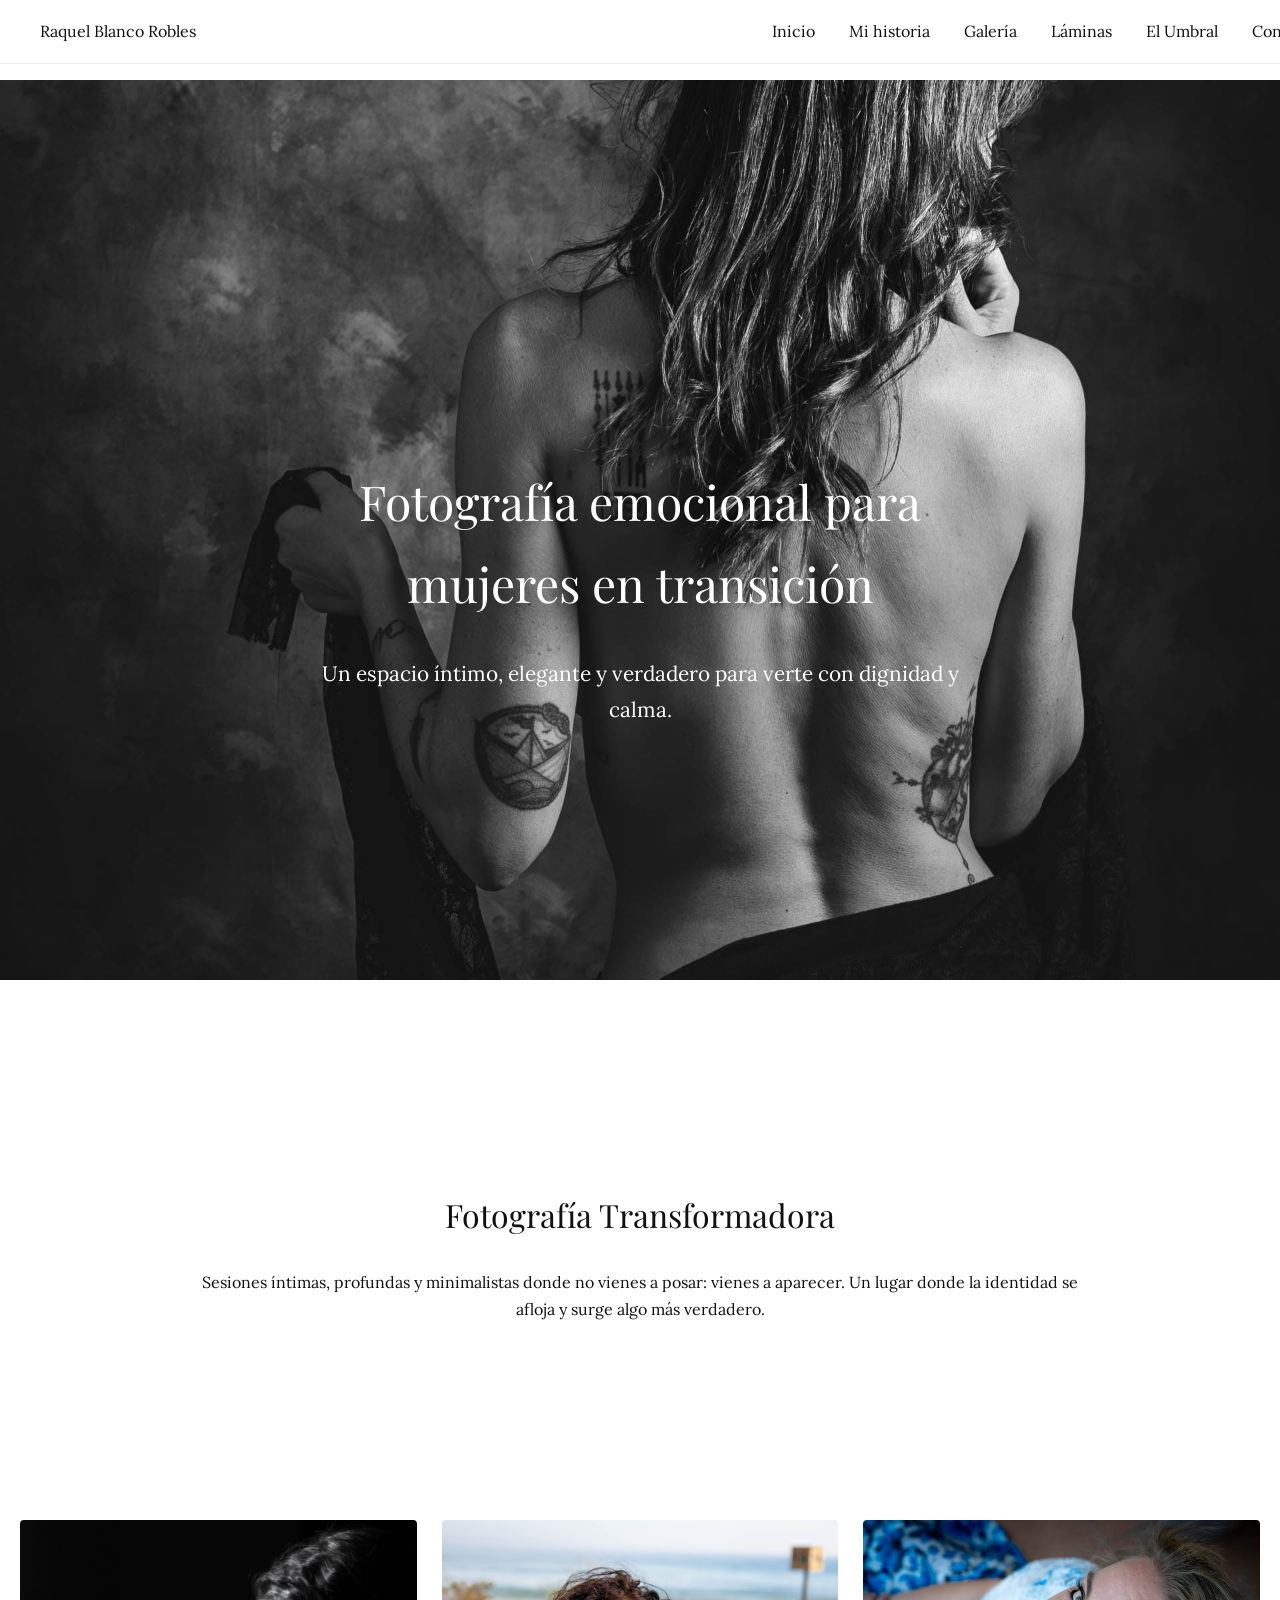
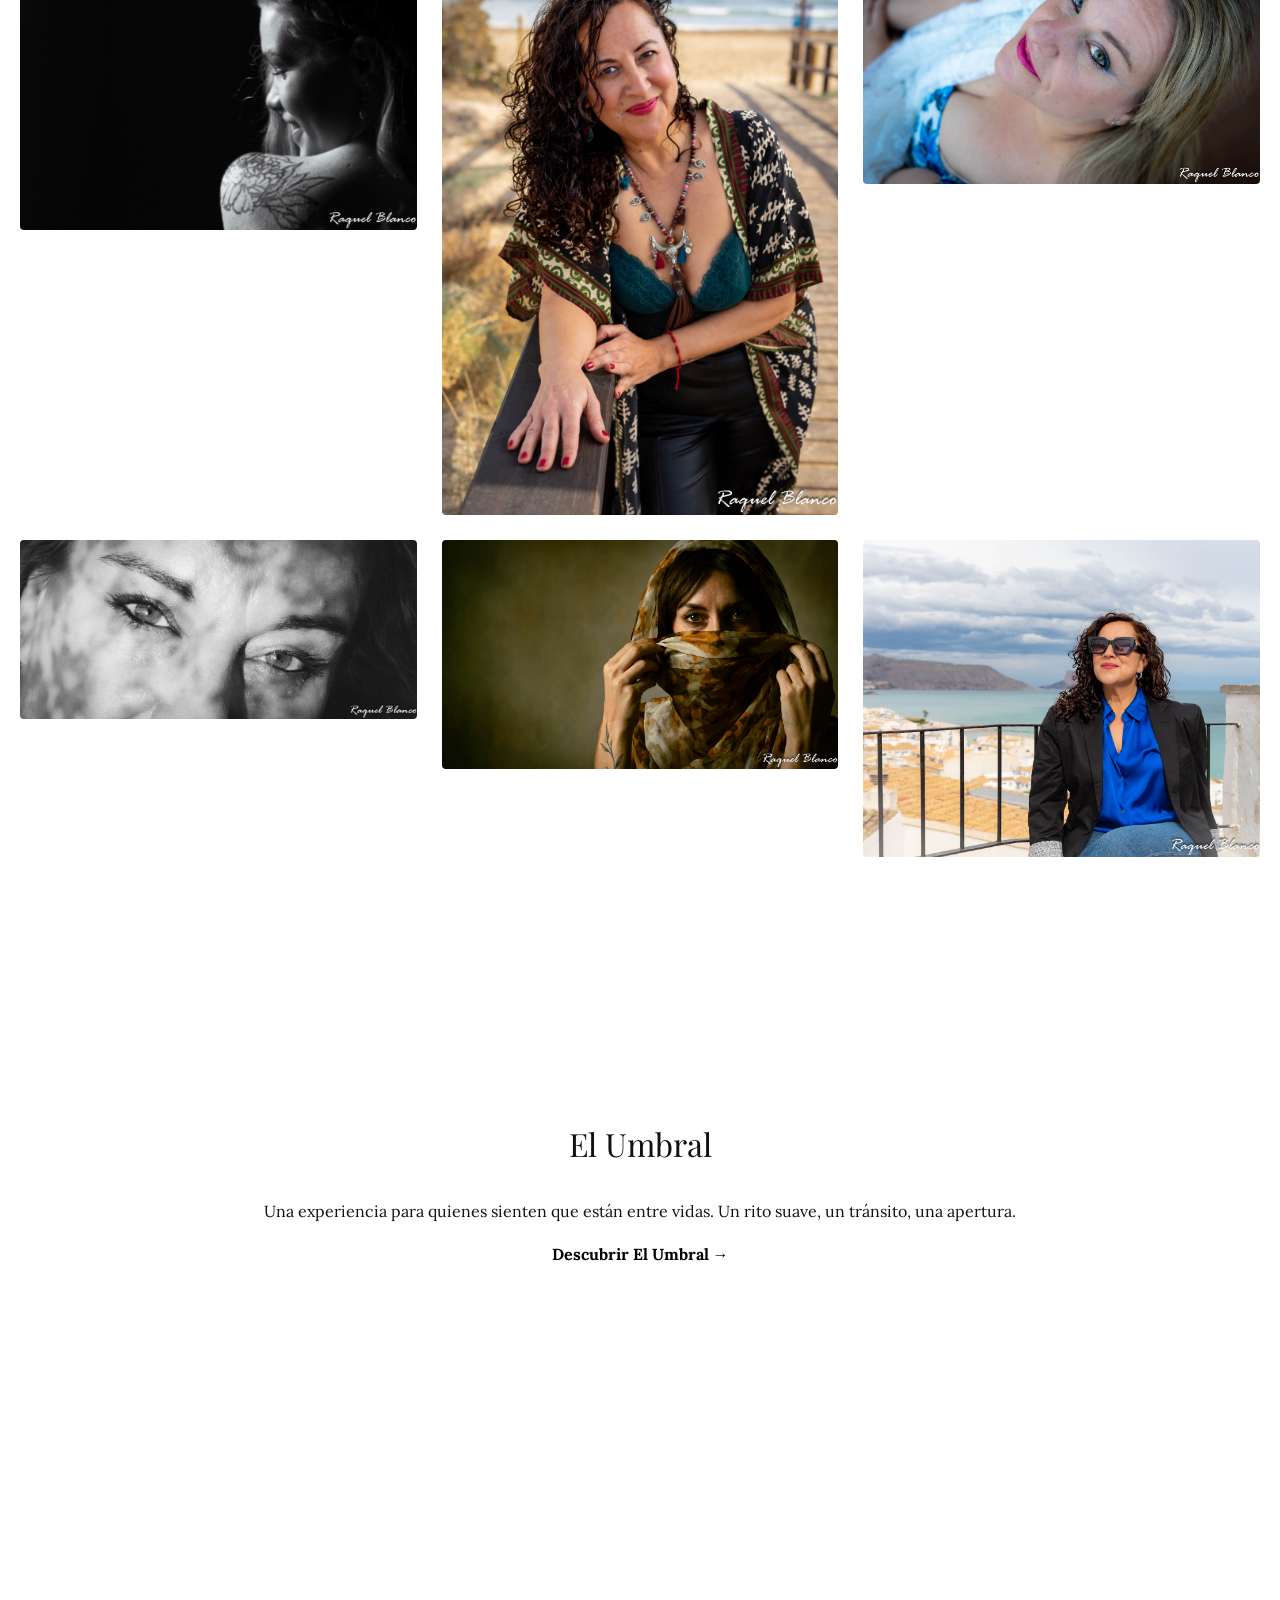
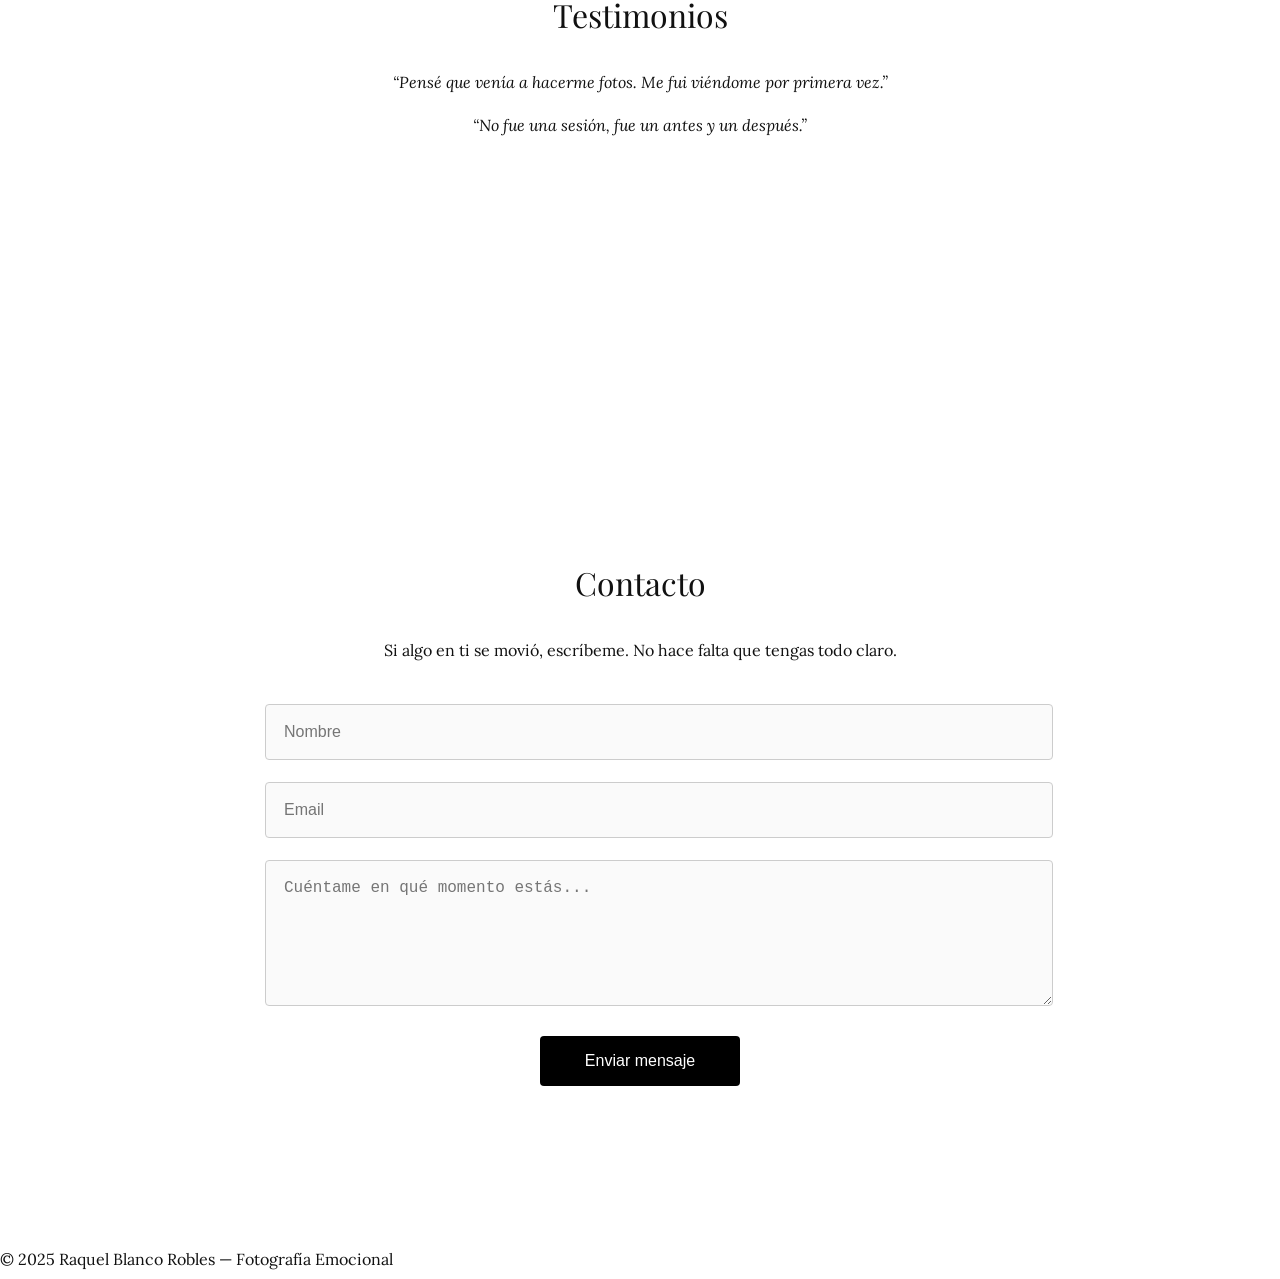
<file: index.html>
<!DOCTYPE html>
<html lang="es">
<head>
<meta charset="UTF-8">
<meta name="viewport" content="width=device-width, initial-scale=1.0">

<title>Raquel Blanco Fotografía Emocional</title>

<link href="https://fonts.googleapis.com/css2?family=Playfair+Display:wght@300;400&family=Lora:wght@300;400&display=swap" rel="stylesheet">

<!-- CSS externo -->
<link rel="stylesheet" href="estilos.css">

<style>
/* Ajustes específicos del index */
.hero {
  position: relative;
  margin-top: 80px;
}

.hero-img {
  width: 100%;
  height: 100vh;
  object-fit: cover;
}

.hero-text {
  position: absolute;
  top: 50%;
  left: 50%;
  transform: translate(-50%, -50%);
  color: #fff;
  text-align: center;
  max-width: 800px;
}

.hero-text h1 {
  font-size: 3rem;
  font-weight: 300;
}

.hero-text p {
  font-size: 1.3rem;
  margin-top: 10px;
}
</style>

</head>

<body>

<!-- MENÚ -->
<nav>
  <div class="logo">Raquel Blanco Robles</div>
  <div>
    <a href="index.html">Inicio</a>
    <a href="sobre-mi.html">Mi historia</a>
    <a href="portfolio.html">Galería</a>
    <a href="laminas.html">Láminas</a>
    <a href="el-umbral.html">El Umbral</a>
    <a href="#contacto">Contacto</a>
  </div>
</nav>

<!-- HERO -->
<header class="hero">
  <img src="espalda.jpg" class="hero-img" alt="Fotografía emocional">
  <div class="hero-text">
    <h1>Fotografía emocional para mujeres en transición</h1>
    <p>Un espacio íntimo, elegante y verdadero para verte con dignidad y calma.</p>
  </div>
</header>

<!-- SECCIÓN 1 -->
<section class="section">
  <h2>Fotografía Transformadora</h2>
  <p>
    Sesiones íntimas, profundas y minimalistas donde no vienes a posar: vienes a aparecer.  
    Un lugar donde la identidad se afloja y surge algo más verdadero.
  </p>
</section>

<!-- GALERÍA INICIAL -->
<section class="galeria">
  <img src="modelolateralbyn.jpg">
  <img src="pasareladepie.jpg">
  <img src="tdesdearriba.jpg">
  <img src="ojosblancoynegro-3.jpg">
  <img src="miradapañuelo.jpg">
  <img src="terrazacosta.jpg">
</section>

<!-- EL UMBRAL -->
<section class="section">
  <h2>El Umbral</h2>
  <p>
    Una experiencia para quienes sienten que están entre vidas.  
    Un rito suave, un tránsito, una apertura.
  </p>
  <a href="el-umbral.html" class="link" style="text-decoration:none; color:#000; font-weight:bold;">
    Descubrir El Umbral →
  </a>
</section>

<!-- TESTIMONIOS -->
<section class="section">
  <h2>Testimonios</h2>
  <p><em>“Pensé que venía a hacerme fotos. Me fui viéndome por primera vez.”</em></p>
  <p><em>“No fue una sesión, fue un antes y un después.”</em></p>
</section>

<!-- CONTACTO -->
<section id="contacto" class="section" style="padding-top:200px;">
  <h2>Contacto</h2>
  <p>Si algo en ti se movió, escríbeme. No hace falta que tengas todo claro.</p>

  <form action="https://formsubmit.co/raquelblancofotografia@gmail.com" method="POST" style="max-width:750px; margin:40px auto;">

    <input type="text" name="Nombre" placeholder="Nombre" required style="width:100%; padding:18px; margin-bottom:22px;">
    <input type="email" name="Email" placeholder="Email" required style="width:100%; padding:18px; margin-bottom:22px;">
    <textarea name="Mensaje" rows="6" placeholder="Cuéntame en qué momento estás..." required style="width:100%; padding:18px; margin-bottom:22px;"></textarea>

    <input type="hidden" name="_captcha" value="false">
    <input type="hidden" name="_next" value="https://raquelblancofotografia.es/gracias.html">

    <button type="submit" style="padding:16px 45px; background:#000; color:#fff; border:none; cursor:pointer; font-size:1rem;">
      Enviar mensaje
    </button>
  </form>
</section>

<footer>
  © 2025 Raquel Blanco Robles — Fotografía Emocional
</footer>

</body>
</html>
</file>
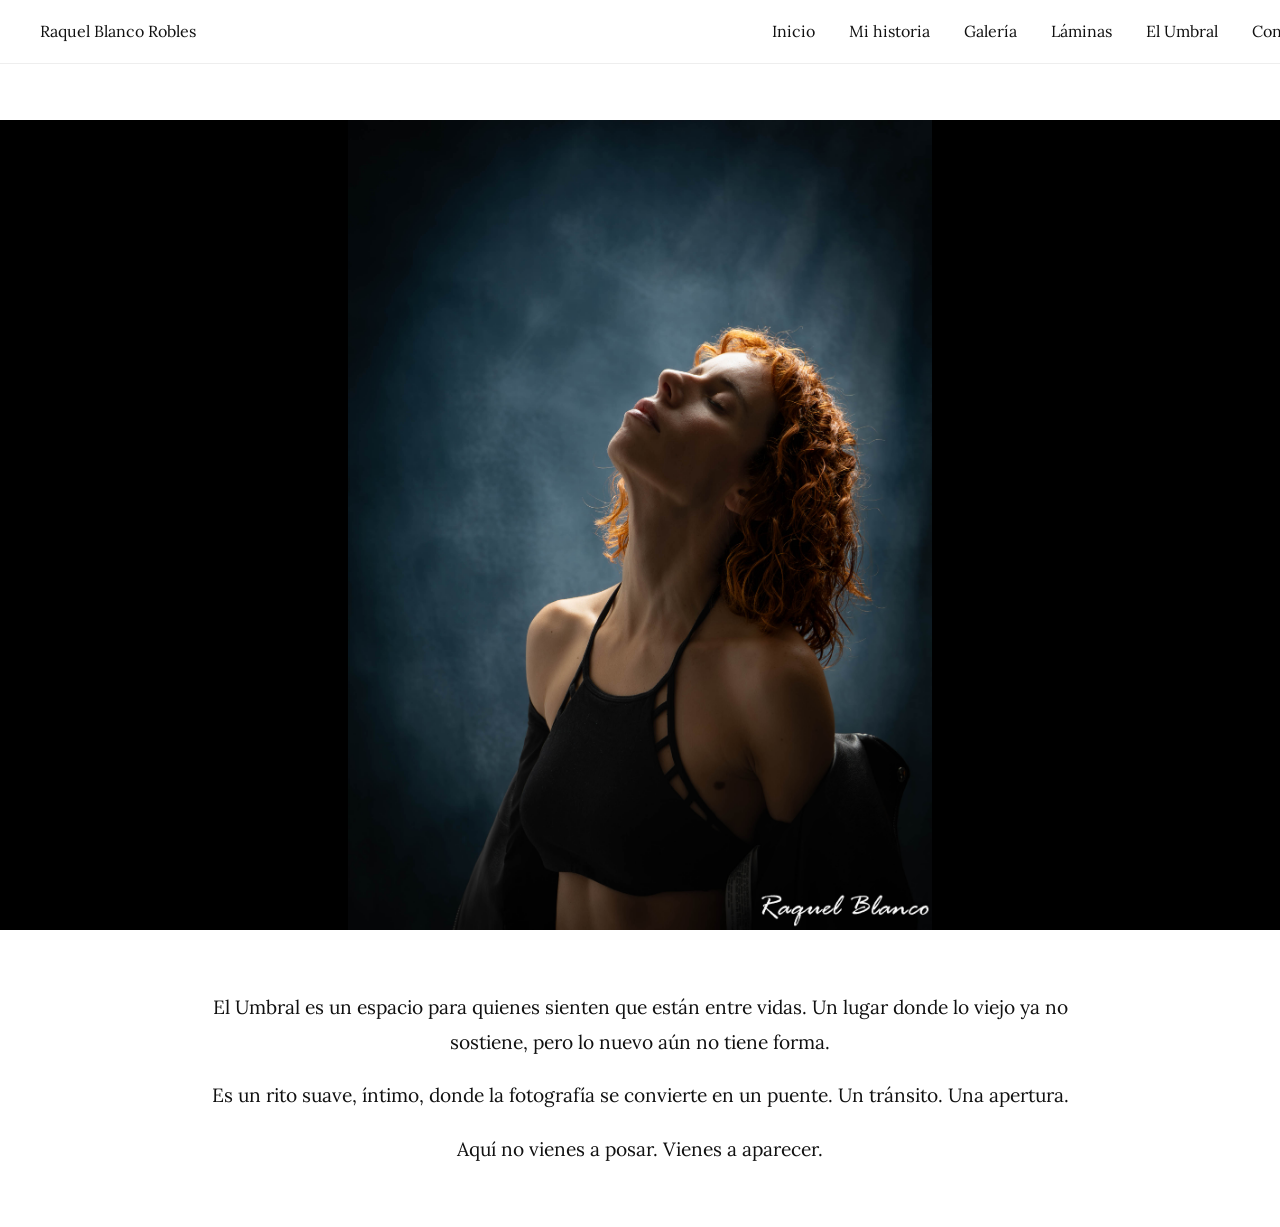
<file: el-umbral.html>
<!DOCTYPE html>
<html lang="es">
<head>
<meta charset="UTF-8">
<meta name="viewport" content="width=device-width, initial-scale=1.0">

<title>El Umbral | Raquel Blanco Fotografía</title>

<link rel="stylesheet" href="estilos.css">
<link href="https://fonts.googleapis.com/css2?family=Playfair+Display:wght@300;400&family=Lora:wght@300;400&display=swap" rel="stylesheet">

<style>
.umbral-img {
  width: 100%;
  height: auto;          /* Se ve completa */
  display: block;
  margin-top: 120px;
  background-color: #000; /* Fondo elegante si sobran márgenes */
}

.texto-umbral {
  max-width: 900px;
  margin: 60px auto;
  font-size: 1.2rem;
  line-height: 1.8;
  text-align: center;
  padding: 0 20px;
}
</style>

</head>

<body>

<nav>
  <div class="logo">Raquel Blanco Robles</div>
  <div>
    <a href="index.html">Inicio</a>
    <a href="sobre-mi.html">Mi historia</a>
    <a href="portfolio.html">Galería</a>
    <a href="laminas.html">Láminas</a>
    <a href="el-umbral.html">El Umbral</a>
    <a href="index.html#contacto">Contacto</a>
  </div>
</nav>

<img src="zoazul.jpg" class="umbral-img" alt="El Umbral">

<div class="texto-umbral">
  <p>
    El Umbral es un espacio para quienes sienten que están entre vidas.  
    Un lugar donde lo viejo ya no sostiene, pero lo nuevo aún no tiene forma.
  </p>

  <p>
    Es un rito suave, íntimo, donde la fotografía se convierte en un puente.  
    Un tránsito.  
    Una apertura.
  </p>

  <p>
    Aquí no vienes a posar.  
    Vienes a aparecer.
  </p>
</div>

</body>
</html>
</file>
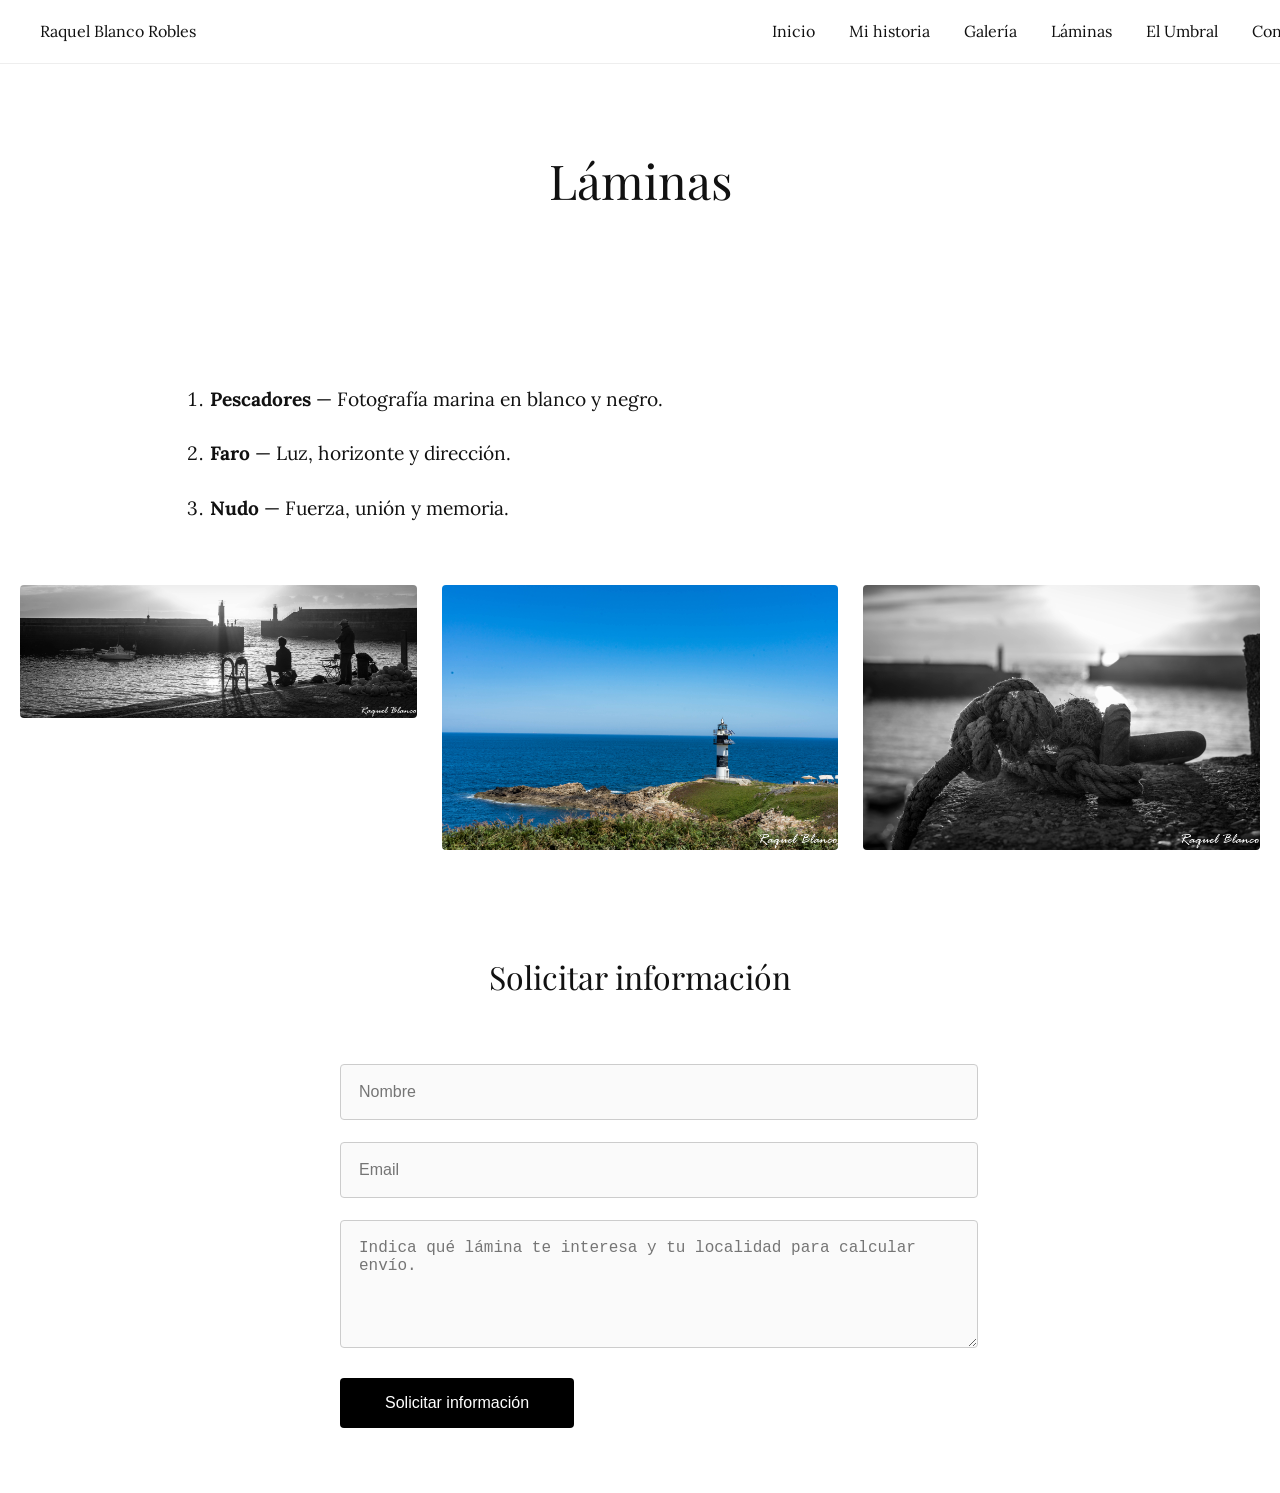
<file: laminas.html>
<!DOCTYPE html>
<html lang="es">
<head>
<meta charset="UTF-8">
<meta name="viewport" content="width=device-width, initial-scale=1.0">

<title>Láminas | Raquel Blanco Fotografía</title>

<link rel="stylesheet" href="estilos.css">
<link href="https://fonts.googleapis.com/css2?family=Playfair+Display:wght@300;400&family=Lora:wght@300;400&display=swap" rel="stylesheet">

<style>
.lista-laminas {
  max-width: 900px;
  margin: 160px auto 40px auto;
  font-size: 1.2rem;
  line-height: 1.8;
}
.lista-laminas li {
  margin-bottom: 20px;
}
.form-envio {
  max-width: 600px;
  margin: 60px auto;
}
</style>

</head>

<body>

<nav>
  <div class="logo">Raquel Blanco Robles</div>
  <div>
    <a href="index.html">Inicio</a>
    <a href="sobre-mi.html">Mi historia</a>
    <a href="portfolio.html">Galería</a>
    <a href="laminas.html">Láminas</a>
    <a href="el-umbral.html">El Umbral</a>
    <a href="index.html#contacto">Contacto</a>
  </div>
</nav>

<h1>Láminas</h1>

<ol class="lista-laminas">
  <li><strong>Pescadores</strong> — Fotografía marina en blanco y negro.</li>
  <li><strong>Faro</strong> — Luz, horizonte y dirección.</li>
  <li><strong>Nudo</strong> — Fuerza, unión y memoria.</li>
</ol>

<div class="galeria">
  <img src="pescadores.jpg">
  <img src="faro.jpg">
  <img src="nudo.jpg">
</div>

<h2 style="margin-top:80px;">Solicitar información</h2>

<form class="form-envio" action="https://formsubmit.co/raquelblancofotografia@gmail.com" method="POST">
  <input type="text" name="Nombre" placeholder="Nombre" required>
  <input type="email" name="Email" placeholder="Email" required>
  <textarea name="Mensaje" rows="5" placeholder="Indica qué lámina te interesa y tu localidad para calcular envío." required></textarea>

  <input type="hidden" name="_captcha" value="false">
  <input type="hidden" name="_next" value="https://raquelblancofotografia.es/gracias.html">

  <button type="submit">Solicitar información</button>
</form>

</body>
</html>
</file>
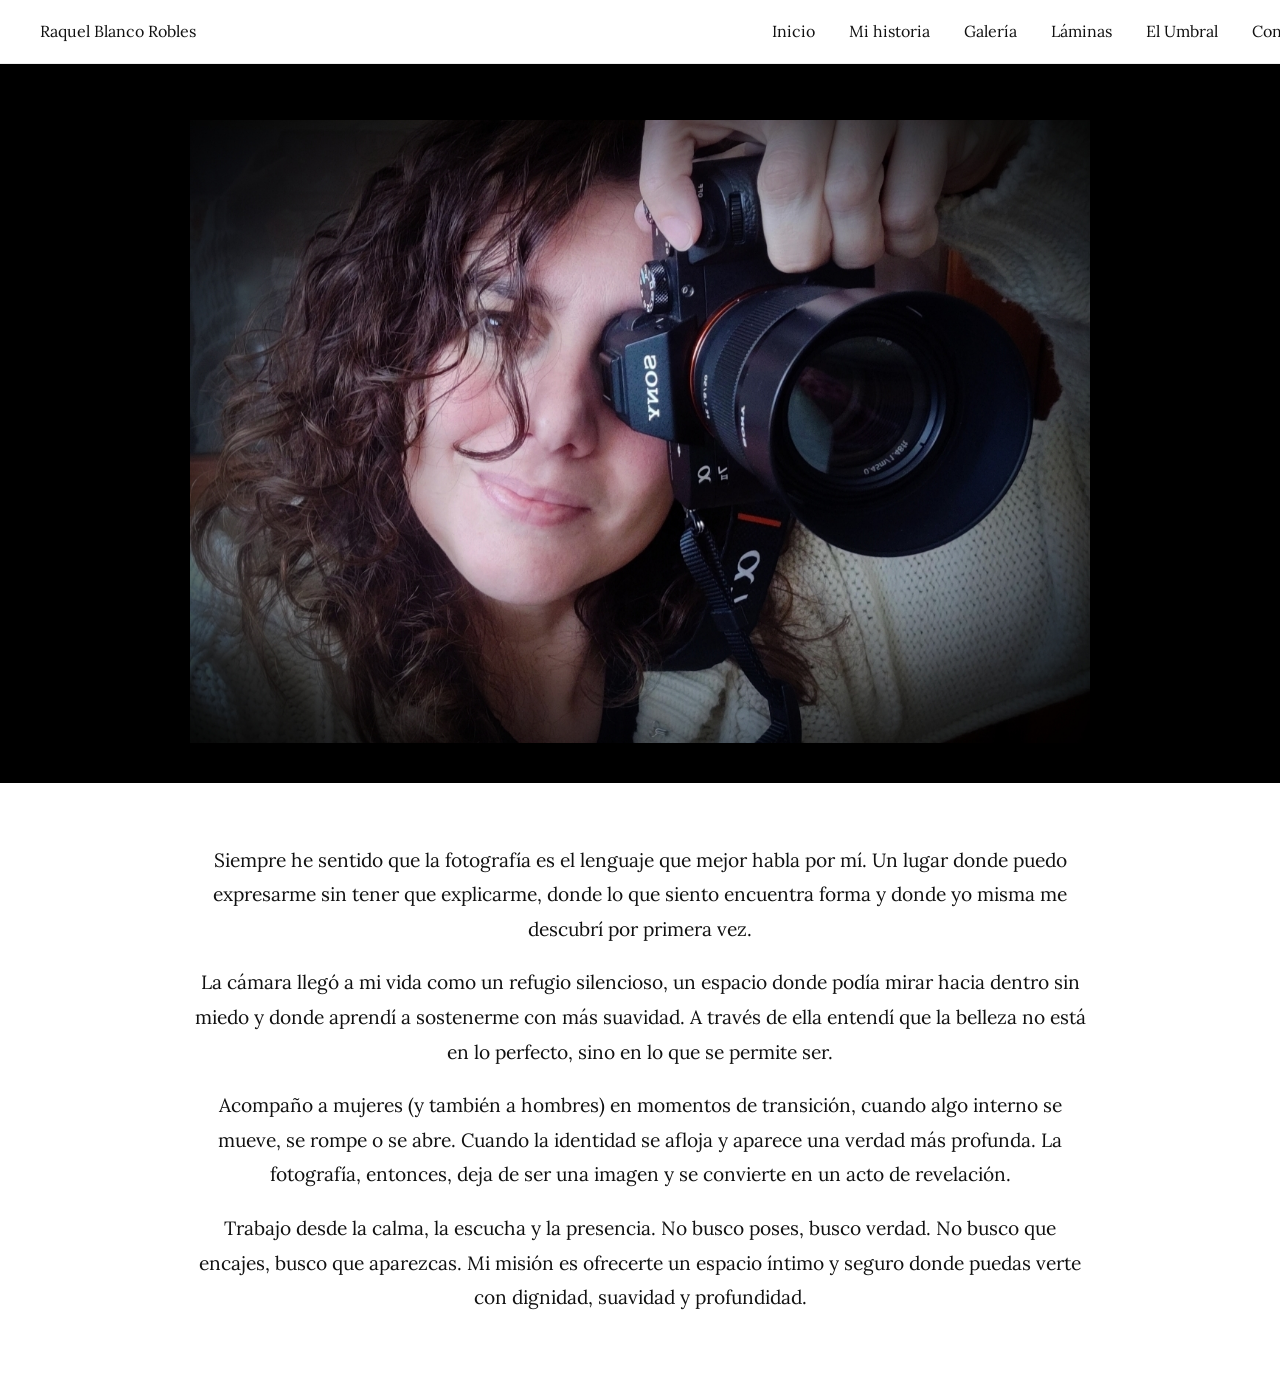
<file: sobre-mi.html>
<!DOCTYPE html>
<html lang="es">
<head>
<meta charset="UTF-8">
<meta name="viewport" content="width=device-width, initial-scale=1.0">

<title>Mi historia | Raquel Blanco Fotografía</title>

<link rel="stylesheet" href="estilos.css">
<link href="https://fonts.googleapis.com/css2?family=Playfair+Display:wght@300;400&family=Lora:wght@300;400&display=swap" rel="stylesheet">

<style>
/* CONTENEDOR NEGRO PARA LA FOTO */
.mi-cabecera {
  width: 100%;
  background-color: #000;   /* Fondo negro elegante */
  padding-top: 120px;       /* Evita que el menú tape la foto */
  padding-bottom: 40px;
  display: flex;
  justify-content: center;
}

/* FOTO AJUSTADA COMO EN EL UMBRAL */
.mi-img {
  width: 100%;
  max-width: 900px;         /* Reduce tamaño como El Umbral */
  height: auto;
  object-fit: contain;
  display: block;
}

/* TEXTO */
.texto-mi {
  max-width: 900px;
  margin: 60px auto;
  font-size: 1.2rem;
  line-height: 1.8;
  text-align: center;
  padding: 0 20px;
}
</style>

</head>

<body>

<!-- MENÚ -->
<nav>
  <div class="logo">Raquel Blanco Robles</div>
  <div>
    <a href="index.html">Inicio</a>
    <a href="sobre-mi.html">Mi historia</a>
    <a href="portfolio.html">Galería</a>
    <a href="laminas.html">Láminas</a>
    <a href="el-umbral.html">El Umbral</a>
    <a href="index.html#contacto">Contacto</a>
  </div>
</nav>

<!-- FOTO CABECERA SOBRE FONDO NEGRO -->
<div class="mi-cabecera">
  <img src="yocamara1.jpg" class="mi-img" alt="Raquel Blanco con cámara">
</div>

<!-- TEXTO DEBAJO -->
<div class="texto-mi">

  <p>
    Siempre he sentido que la fotografía es el lenguaje que mejor habla por mí.  
    Un lugar donde puedo expresarme sin tener que explicarme,  
    donde lo que siento encuentra forma y donde yo misma me descubrí por primera vez.
  </p>

  <p>
    La cámara llegó a mi vida como un refugio silencioso,  
    un espacio donde podía mirar hacia dentro sin miedo  
    y donde aprendí a sostenerme con más suavidad.  
    A través de ella entendí que la belleza no está en lo perfecto,  
    sino en lo que se permite ser.
  </p>

  <p>
    Acompaño a mujeres (y también a hombres) en momentos de transición,  
    cuando algo interno se mueve, se rompe o se abre.  
    Cuando la identidad se afloja y aparece una verdad más profunda.  
    La fotografía, entonces, deja de ser una imagen  
    y se convierte en un acto de revelación.
  </p>

  <p>
    Trabajo desde la calma, la escucha y la presencia.  
    No busco poses, busco verdad.  
    No busco que encajes, busco que aparezcas.  
    Mi misión es ofrecerte un espacio íntimo y seguro  
    donde puedas verte con dignidad, suavidad y profundidad.
  </p>

</div>

</body>
</html>
</file>
<file: estilos.css>
/* -----------------------------------
   TIPOGRAFÍA Y BASE
----------------------------------- */
body {
  margin: 0;
  font-family: "Lora", serif;
  background: #fff;
  color: #111;
  line-height: 1.7;
}

h1, h2 {
  font-family: "Playfair Display", serif;
  font-weight: 300;
  text-align: center;
}

h1 {
  margin-top: 140px;
  font-size: 3rem;
}

h2 {
  margin-top: 80px;
  font-size: 2rem;
}

/* -----------------------------------
   MENÚ FIJO
----------------------------------- */
nav {
  position: fixed;
  top: 0;
  width: 100%;
  background: #fff;
  padding: 18px 40px;
  display: flex;
  justify-content: space-between;
  border-bottom: 1px solid #eee;
  z-index: 1000;
}

nav a {
  margin-left: 30px;
  text-decoration: none;
  color: #111;
  font-size: 1rem;
}

nav a:hover {
  opacity: 0.6;
}

/* -----------------------------------
   SECCIONES GENERALES
----------------------------------- */
.section {
  padding: 120px 20px;
  text-align: center;
  max-width: 900px;
  margin: 0 auto;
}

/* -----------------------------------
   HERO (solo ajustes globales)
----------------------------------- */
.hero-img {
  width: 100%;
  height: 100vh;
  object-fit: cover;
}

/* -----------------------------------
   GALERÍAS
----------------------------------- */
.galeria {
  max-width: 1300px;
  margin: 40px auto;
  padding: 20px;
  display: grid;
  grid-template-columns: repeat(3, 1fr);
  gap: 25px;
}

.galeria img {
  width: 100%;
  border-radius: 4px;
  object-fit: cover;
}

/* -----------------------------------
   FORMULARIOS (AMPLIOS Y ELEGANTES)
----------------------------------- */
form {
  max-width: 750px;
  margin: 40px auto;
}

input,
textarea {
  width: 100%;
  padding: 18px;
  margin-bottom: 22px;
  border: 1px solid #ccc;
  background: #fafafa;
  font-size: 1rem;
  border-radius: 4px;
}

button {
  padding: 16px 45px;
  background: #000;
  color: #fff;
  border: none;
  cursor: pointer;
  font-size: 1rem;
  border-radius: 4px;
}

button:hover {
  background: #333;
}

/* -----------------------------------
   SOBRE MÍ (AJUSTES ESPECÍFICOS)
----------------------------------- */
.contenedor-mi {
  max-width: 1100px;
  margin: 160px auto 80px auto;
  display: flex;
  gap: 40px;
  align-items: flex-start;
  padding: 0 20px;
}

.texto-mi {
  flex: 1;
  font-size: 1.2rem;
  line-height: 1.8;
}

.foto-mi {
  width: 220px;
  border-radius: 6px;
  opacity: 0.9;
}

/* -----------------------------------
   EL UMBRAL (AJUSTES ESPECÍFICOS)
----------------------------------- */
.umbral-img {
  width: 100%;
  max-height: 90vh;
  object-fit: contain;
  background-color: #000;
  margin-top: 120px;
}

.texto-umbral {
  max-width: 900px;
  margin: 60px auto;
  font-size: 1.2rem;
  line-height: 1.8;
  text-align: center;
  padding: 0 20px;
}

/* -----------------------------------
   LÁMINAS
----------------------------------- */
.lista-laminas {
  max-width: 900px;
  margin: 160px auto 40px auto;
  font-size: 1.2rem;
  line-height: 1.8;
}

.lista-laminas li {
  margin-bottom: 20px;
}

.form-envio {
  max-width: 750px;
  margin: 60px auto;
}

/* -----------------------------------
   RESPONSIVE
----------------------------------- */
@media (max-width: 900px) {
  .galeria {
    grid-template-columns: repeat(2, 1fr);
  }

  .contenedor-mi {
    flex-direction: column;
    text-align: center;
  }

  .foto-mi {
    margin: 0 auto;
  }
}

@media (max-width: 600px) {
  .galeria {
    grid-template-columns: 1fr;
  }

  h1 {
    font-size: 2.3rem;
  }

  .hero-text h1 {
    font-size: 2.2rem;
  }

  .hero-text p {
    font-size: 1.1rem;
  }
}
</file>
